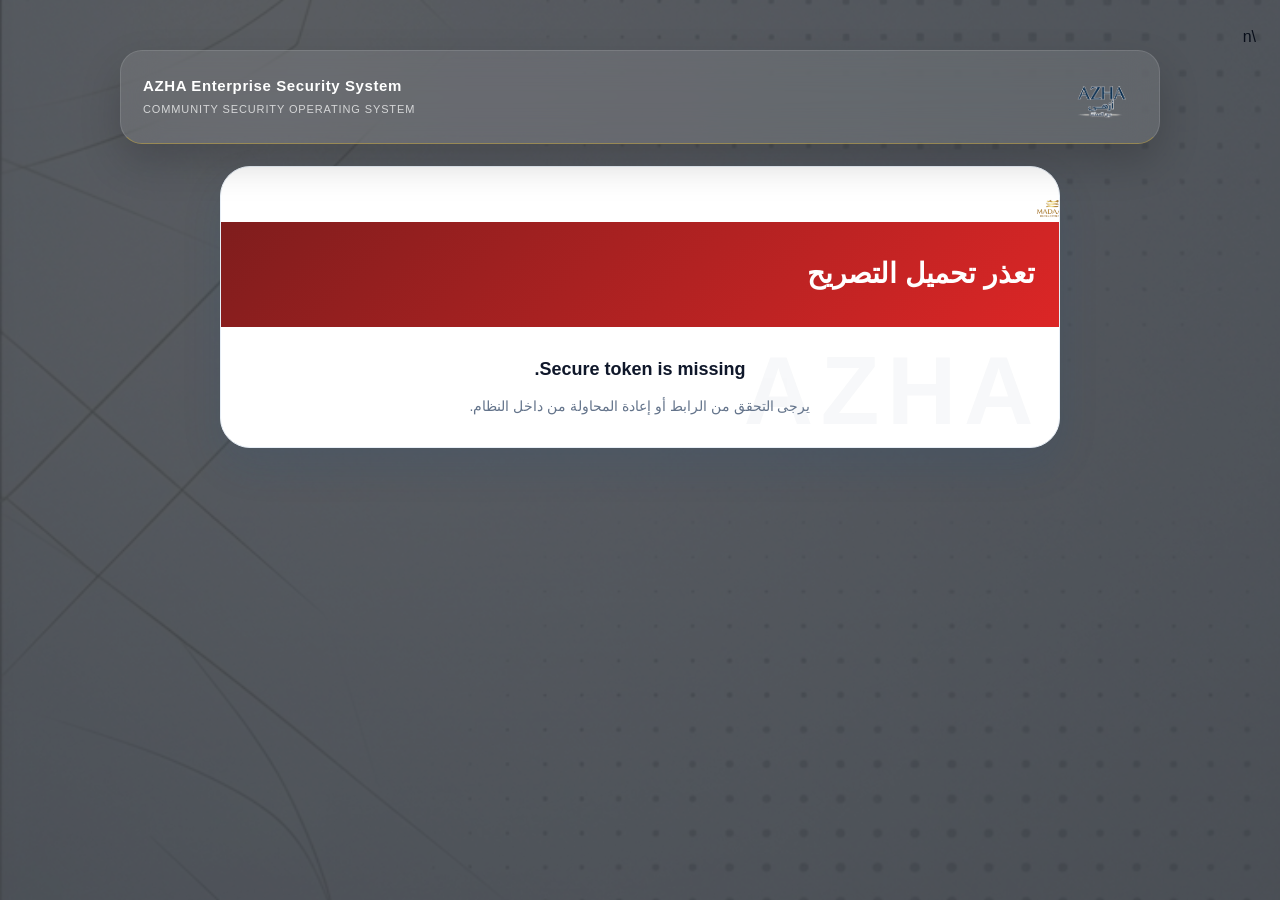
<file: PAGES/index.html>
<!DOCTYPE html>
<html lang="ar" dir="rtl">
<head>
<meta charset="UTF-8" />
<meta name="viewport" content="width=device-width, initial-scale=1.0" />
<title>Azha Permit Verification</title>
<link rel="stylesheet" href="../STYLES/main.css">
<style>
:root{
  --blue1:#082d4b;
  --blue2:#0f4c81;
  --blue3:#1977b5;
  --text:#0f172a;
  --muted:#64748b;
  --line:#e7eef6;
  --soft:#edf4fb;
  --shadow:0 18px 40px rgba(15,76,129,.12);
}
*{box-sizing:border-box}
body{
  font-family:Arial,sans-serif;
  margin:0;
  padding:24px;
  background-image:url('../ASSETS/bg-light.png');
  background-size:cover;
  background-position:center;
  background-attachment:fixed;
  direction:rtl;
  color:var(--text);
  position:relative;
  min-height:100vh;
}
body::before{
  content:"";
  position:fixed;
  inset:0;
  background:rgba(5,10,18,0.65);
  z-index:0;
  pointer-events:none;
}
.azha-brand-header{
  position:sticky;
  top:0;
  z-index:10;
  width:100%;
  max-width:1040px;
  margin:0 auto 22px;
  display:flex;
  align-items:center;
  justify-content:space-between;
  gap:16px;
  padding:14px 22px;
  background:rgba(255,255,255,0.10);
  backdrop-filter:blur(18px);
  -webkit-backdrop-filter:blur(18px);
  border:1px solid rgba(255,255,255,0.12);
  border-bottom:1px solid rgba(212,175,55,0.45);
  border-radius:22px;
  box-shadow:0 18px 40px rgba(0,0,0,0.18);
}
.azha-brand-header img{
  height:40px;
  width:auto;
  object-fit:contain;
  display:block;
}
.azha-brand-title{
  display:flex;
  flex-direction:column;
  align-items:flex-end;
  gap:3px;
  color:#fff;
  text-align:right;
}
.azha-brand-title strong{
  font-size:15px;
  font-weight:800;
  letter-spacing:.04em;
}
.azha-brand-title span{
  font-size:11px;
  color:rgba(255,255,255,.72);
  letter-spacing:.08em;
  text-transform:uppercase;
}
#app{
  position:relative;
  z-index:1;
}
.shell{max-width:1040px;margin:auto}
.card{
  position:relative;
  background:#fff;
  border-radius:32px;
  overflow:hidden;
  box-shadow:var(--shadow);
  border:1px solid var(--line);
}
.madaar-card-logo{
  position:absolute;
  top:16px;
  left:18px;
  height:22px;
  width:auto;
  object-fit:contain;
  opacity:.7;
  z-index:4;
  pointer-events:none;
}
.watermark{
  position:absolute;
  inset:auto 0 100px 0;
  text-align:center;
  font-size:88px;
  font-weight:800;
  color:rgba(15,76,129,.04);
  transform:rotate(-15deg);
  pointer-events:none;
}
.card::after,
.loading-card::after,
.error-card::after{
  content:"AZHA";
  position:absolute;
  inset:auto 18px 8px auto;
  font-size:96px;
  line-height:1;
  font-weight:900;
  letter-spacing:.08em;
  color:#0b3558;
  opacity:.03;
  z-index:0;
  pointer-events:none;
}
.card > *,
.loading-card > *,
.error-card > *{
  position:relative;
  z-index:1;
}
.header{
  position:relative;
  overflow:hidden;
  background:
    radial-gradient(circle at top right, rgba(255,255,255,.16), transparent 26%),
    linear-gradient(135deg,var(--blue1),var(--blue2) 60%, var(--blue3));
  color:#fff;
  padding:32px 30px 24px;
}
.badge-top{
  display:inline-block;
  padding:8px 14px;
  background:rgba(255,255,255,.12);
  border-radius:999px;
  font-size:13px;
  margin-bottom:12px;
  border:1px solid rgba(255,255,255,.14);
}
.header h1{margin:0;font-size:30px}
.sub{margin-top:8px;font-size:15px;opacity:.97;line-height:1.7}
.scan-line{
  height:3px;
  background:linear-gradient(90deg,transparent,#22c55e,transparent);
  animation:scan 2s linear infinite;
}
@keyframes scan{
  0%{transform:translateX(-100%)}
  100%{transform:translateX(100%)}
}
.validity{
  margin:20px;
  border-radius:22px;
  padding:22px 18px;
  text-align:center;
  font-weight:800;
  font-size:28px;
}
.valid{background:#eaf8ee;color:#166534}
.warning{background:#fff8e6;color:#92400e}
.invalid,.not_found{background:#fdecec;color:#b91c1c}
.note-box{
  margin:0 20px 18px;
  background:#f8fafc;
  border:1px solid #eef2f7;
  border-radius:18px;
  padding:14px 16px;
  text-align:center;
  font-size:14px;
  color:#475569;
  line-height:1.8;
  font-weight:700;
}
.badges{
  display:flex;
  gap:8px;
  flex-wrap:wrap;
  padding:0 20px 15px;
  justify-content:center;
}
.badge{
  background:#f1f5f9;
  padding:8px 12px;
  border-radius:999px;
  font-size:12px;
  font-weight:700;
}
.grid{
  display:grid;
  grid-template-columns:1fr 1fr;
  gap:16px;
  padding:20px;
}
.item{
  background:#f8fafc;
  border-radius:18px;
  padding:16px;
  border:1px solid #eef2f7;
}
.label{
  font-size:13px;
  color:#6b7280;
  margin-bottom:6px;
  font-weight:700;
}
.value{
  font-size:20px;
  font-weight:800;
  word-break:break-word;
}
.meta{
  display:flex;
  gap:10px;
  justify-content:center;
  flex-wrap:wrap;
  padding-bottom:10px;
}
.meta-pill{
  background:#f8fafc;
  border:1px solid #eef2f7;
  padding:8px 14px;
  border-radius:999px;
  font-size:12px;
  font-weight:700;
}
.actions{
  display:flex;
  gap:10px;
  padding:20px;
  flex-wrap:wrap;
}
.btn{
  flex:1;
  min-width:150px;
  padding:14px;
  border-radius:16px;
  border:none;
  cursor:pointer;
  font-weight:800;
  transition:.15s;
}
.btn:hover{transform:translateY(-2px)}
.primary{background:linear-gradient(135deg,#0b3558,#0f4c81);color:#fff}
.light{background:#edf4fb;color:#0f4c81}
.soft{background:#f8fafc;color:#334155;border:1px solid #e2e8f0}
.time{
  text-align:center;
  padding:0 20px 20px;
  font-size:13px;
  color:#64748b;
}
.error-wrap{max-width:840px;margin:auto}
.error-card{
  position:relative;
  background:#fff;
  border-radius:30px;
  overflow:hidden;
  box-shadow:var(--shadow);
  border:1px solid var(--line);
}
.error-head{background:linear-gradient(135deg,#7f1d1d,#dc2626);color:#fff;padding:30px 24px}
.error-head h1{margin:0;font-size:28px}
.error-body{padding:28px 24px;text-align:center}
.error-msg{font-size:18px;font-weight:800;margin-bottom:10px}
.error-sub{color:#64748b;line-height:1.8;font-size:14px}
.loading-wrap{
  max-width:840px;
  margin:auto;
}
.loading-card{
  position:relative;
  background:#fff;
  border-radius:30px;
  overflow:hidden;
  box-shadow:var(--shadow);
  border:1px solid var(--line);
  text-align:center;
  padding:46px 24px;
}
.loading-title{
  font-size:22px;
  font-weight:800;
  color:#0f4c81;
}
.loading-sub{
  margin-top:10px;
  color:#64748b;
  line-height:1.8;
}
@media(max-width:700px){
  body{padding:16px}
  .azha-brand-header{
    padding:12px 14px;
    margin-bottom:16px;
  }
  .azha-brand-header img{height:34px}
  .azha-brand-title strong{font-size:12px}
  .azha-brand-title span{font-size:9px}
  .grid{grid-template-columns:1fr}
  .header h1{font-size:25px}
  .validity{font-size:24px}
  .card::after,
  .loading-card::after,
  .error-card::after{
    font-size:62px;
  }
}
</style>

<link rel="manifest" href="/manifest.webmanifest">
<meta name="theme-color" content="#0f4c81">
<meta name="mobile-web-app-capable" content="yes">
<meta name="apple-mobile-web-app-capable" content="yes">
<meta name="apple-mobile-web-app-title" content="AZHA Scanner">
<meta name="apple-mobile-web-app-status-bar-style" content="black-translucent">
<script>
if ("serviceWorker" in navigator) {
  window.addEventListener("load", function () {
    navigator.serviceWorker.register("/sw.js").catch(function(){});
  });
}
</script>


<style id="azha-permit-mobile-app-result">
@media(max-width:760px){
  body{
    padding:10px!important;
    background:#061827!important;
    min-height:100vh!important;
  }

  body.azha-permit-app-mode .azha-brand-header,
  body.azha-permit-app-mode header,
  body.azha-permit-app-mode .hero,
  body.azha-permit-app-mode .actions,
  body.azha-permit-app-mode .footer-note{
    display:none!important;
  }

  body.azha-permit-app-mode .wrap,
  body.azha-permit-app-mode .container,
  body.azha-permit-app-mode main,
  body.azha-permit-app-mode #app{
    max-width:100%!important;
    width:100%!important;
    margin:0!important;
  }

  body.azha-permit-app-mode .card,
  body.azha-permit-app-mode .permit-card,
  body.azha-permit-app-mode .section,
  body.azha-permit-app-mode .result-card{
    border-radius:26px!important;
    margin:0!important;
    box-shadow:0 24px 70px rgba(0,0,0,.24)!important;
  }

  body.azha-permit-app-mode table,
  body.azha-permit-app-mode .grid{
    font-size:13px!important;
  }

  body.azha-permit-app-mode .status-tag,
  body.azha-permit-app-mode .status-pill{
    font-size:18px!important;
    padding:14px!important;
    border-radius:18px!important;
    text-align:center!important;
    display:block!important;
    width:100%!important;
  }

  body.azha-permit-app-mode button,
  body.azha-permit-app-mode .btn{
    min-height:50px!important;
    border-radius:16px!important;
    font-size:14px!important;
  }
}
</style>
<script id="azha-permit-app-mode-controller">
(function(){
  const q = new URLSearchParams(location.search);
  if(q.get("app") === "1" || q.get("from") === "scanner"){
    document.addEventListener("DOMContentLoaded", function(){
      document.body.classList.add("azha-permit-app-mode");
      setTimeout(function(){ window.scrollTo({top:0, behavior:"instant"}); }, 250);
    });
  }
})();
</script>
\n
<style id="azha-final-real-logo-system">
  img[src*="azha-logo-final"]{
    width:auto!important;
    height:58px!important;
    object-fit:contain!important;
    background:transparent!important;
    filter:none!important;
  }

  img[src*="madaar-logo-final"]{
    width:auto!important;
    height:48px!important;
    object-fit:contain!important;
    background:transparent!important;
    filter:none!important;
    opacity:.95!important;
  }

  .azha-brand-header img[src*="azha-logo-final"]{
    height:64px!important;
    max-width:220px!important;
  }

  .logo-chip img[src*="azha-logo-final"],
  .logo-chip img[src*="madaar-logo-final"]{
    filter:none!important;
  }

  @media(max-width:760px){
    img[src*="azha-logo-final"]{
      height:44px!important;
    }

    img[src*="madaar-logo-final"]{
      height:36px!important;
    }

    .azha-brand-header img[src*="azha-logo-final"]{
      height:48px!important;
      max-width:170px!important;
    }
  }
</style>


<script id="azha-token-sanitizer">
(function(){
  const params = new URLSearchParams(location.search);
  const raw = params.get("token") || "";
  const match = raw.match(/AZHASEC-[A-Za-z0-9-]+/);
  if(match && raw !== match[0]){
    params.set("token", match[0]);
    history.replaceState(null, "", location.pathname + "?" + params.toString());
  }
})();
</script>

</head>
<body>

<header class="azha-brand-header">
  <img src="../ASSETS/azha-logo-final.png" alt="Azha Logo">
  <div class="azha-brand-title">
    <strong>AZHA Enterprise Security System</strong>
    <span>Community Security Operating System</span>
  </div>
</header>

<div id="app">
  <div class="loading-wrap">
    <div class="loading-card">
      <img class="madaar-card-logo" src="../ASSETS/madaar-logo-final.png" alt="Madaar Logo">
      <div class="loading-title">Loading Permit / جاري تحميل التصريح</div>
      <div class="loading-sub">Please wait while the system verifies secure token access.</div>
    </div>
  </div>
</div>

<script src="../JS/core/config.js"></script>
<script src="../JS/core/auth.js"></script>
<script src="../JS/api/client.js"></script>

<script>
(function(){
  "use strict";

  const params = new URLSearchParams(location.search);
  const secureToken = (params.get("token") || "").trim();
  const rawMode = (params.get("mode") || "security").toLowerCase();
  const pageMode = resolvePageMode(rawMode);

  const AzhaPermitService = {
    scanToken: function(token, mode){
      if (!window.AzhaApi || typeof AzhaApi.get !== "function") {
        return Promise.reject(new Error("API layer is not available"));
      }

      return AzhaApi.get({
        action: "scanToken",
        token: token,
        mode: mode,
        source: "permit_verification_page"
      });
    }
  };

  function resolvePageMode(mode){
    return mode === "preview" ? "preview" : "security";
  }

  function getSessionToken(){
    if (window.AzhaAuth && typeof AzhaAuth.getToken === "function") {
      return AzhaAuth.getToken();
    }
    return "";
  }

  function getRole(){
    if (window.AzhaAuth && typeof AzhaAuth.getRole === "function") {
      return AzhaAuth.getRole();
    }
    return "";
  }

  function escapeHtml(value){
    return String(value || "")
      .replace(/&/g,"&amp;")
      .replace(/</g,"&lt;")
      .replace(/>/g,"&gt;")
      .replace(/"/g,"&quot;")
      .replace(/'/g,"&#039;");
  }

  function normalizeArabic(value){
    return String(value || "")
      .trim()
      .toLowerCase()
      .replace(/\s+/g, " ")
      .replace(/[أإآ]/g, "ا")
      .replace(/ة/g, "ه")
      .replace(/ى/g, "ي");
  }

  function isUnpaid(value){
    const v = normalizeArabic(value);
    return v.includes("لم يتم الدفع") || v.includes("غير مدفوع") || v.includes("غير مسدد");
  }

  function isLastValidDay(value){
    return normalizeArabic(value).includes("اخر يوم ساري");
  }

  function isStartsTomorrow(value){
    return normalizeArabic(value).includes("يبدا غدا");
  }

  function isNotStarted(value){
    return normalizeArabic(value).includes("لم يبدا");
  }

  function safeCssClass(value){
    const v = String(value || "").toLowerCase();
    if (v === "valid" || v === "warning" || v === "invalid" || v === "not_found") return v;
    return "invalid";
  }

  function playSound(type){
    try{
      const ctx = new (window.AudioContext || window.webkitAudioContext)();
      const osc = ctx.createOscillator();
      const gain = ctx.createGain();

      osc.connect(gain);
      gain.connect(ctx.destination);

      if(type === "valid") osc.frequency.value = 900;
      else if(type === "warning") osc.frequency.value = 600;
      else osc.frequency.value = 300;

      gain.gain.setValueAtTime(.001, ctx.currentTime);
      gain.gain.exponentialRampToValueAtTime(.08, ctx.currentTime + .01);
      gain.gain.exponentialRampToValueAtTime(.001, ctx.currentTime + .25);

      osc.start();
      osc.stop(ctx.currentTime + .25);
    }catch(e){}
  }

  function renderError(message){
    document.getElementById("app").innerHTML = `
      <div class="error-wrap">
        <div class="error-card">
          <img class="madaar-card-logo" src="../ASSETS/madaar-logo-final.png" alt="Madaar Logo">
          <div class="error-head">
            <h1>تعذر تحميل التصريح</h1>
          </div>
          <div class="error-body">
            <div class="error-msg">${escapeHtml(message || "التصريح غير صالح")}</div>
            <div class="error-sub">يرجى التحقق من الرابط أو إعادة المحاولة من داخل النظام.</div>
          </div>
        </div>
      </div>
    `;
  }

  function renderUnauthorized(){
    renderError("هذه الصفحة متاحة من داخل النظام فقط");
  }

  function buildBadges(d){
    let badges = "";
    if(isUnpaid(d.paymentArabic)){
      badges += `<div class="badge">Payment Review</div>`;
    }
    if(isLastValidDay(d.statusArabic)){
      badges += `<div class="badge">Last Valid Day</div>`;
    }
    if(isStartsTomorrow(d.statusArabic)){
      badges += `<div class="badge">Starts Tomorrow</div>`;
    }
    if(isNotStarted(d.statusArabic)){
      badges += `<div class="badge">Not Started Yet</div>`;
    }
    return badges;
  }

  function loadPermit(){
    if(!secureToken){
      renderError("Secure token is missing.");
      return;
    }

    if(!getSessionToken()){
      renderUnauthorized();
      return;
    }

    AzhaPermitService.scanToken(secureToken, pageMode)
      .then(res => {
        if(!res || !res.success || !res.data){
          renderError((res && res.message) || "التصريح غير صالح");
          return;
        }

        renderPermit(res.data);
      })
      .catch(() => {
        renderError("حدث خطأ أثناء تحميل بيانات التصريح");
      });
  }

  function renderPermit(d){
    playSound(d.validityClass);

    const badges = buildBadges(d);
    const validityClass = safeCssClass(d.validityClass);

    document.getElementById("app").innerHTML = `
      <div class="shell">
        <div class="card">
          <img class="madaar-card-logo" src="../ASSETS/madaar-logo-final.png" alt="Madaar Logo">
          <div class="watermark">AZHA</div>

          <div class="header">
            <div class="badge-top">Secure Token Verification / التحقق بالرمز الآمن</div>
            <h1>Security Permit View</h1>
            <div class="sub">Permit ID / رقم التصريح: ${escapeHtml(d.permitId || "-")}</div>
          </div>

          <div class="scan-line"></div>

          <div class="validity ${escapeHtml(validityClass)}">
            ${escapeHtml(d.validityText)}
          </div>

          <div class="note-box">
            ${escapeHtml(d.validityNote || "يُسمح بالمرور بعد مطابقة البيانات.")}
          </div>

          <div class="badges">${badges}</div>

          <div class="grid">
            <div class="item">
              <div class="label">Tenant / المستأجر</div>
              <div class="value">${escapeHtml(d.tenant || "-")}</div>
            </div>

            <div class="item">
              <div class="label">Unit / الوحدة</div>
              <div class="value">${escapeHtml(d.unit || "-")}</div>
            </div>

            <div class="item">
              <div class="label">Start Date / البداية</div>
              <div class="value">${escapeHtml(d.startDate || "-")}</div>
            </div>

            <div class="item">
              <div class="label">End Date / النهاية</div>
              <div class="value">${escapeHtml(d.endDate || "-")}</div>
            </div>

            <div class="item">
              <div class="label">Guests Count / عدد الأفراد</div>
              <div class="value">${escapeHtml(d.tenantCount || "-")}</div>
            </div>

            <div class="item">
              <div class="label">Car Plate / السيارة</div>
              <div class="value">${escapeHtml(d.carPlate || "-")}</div>
            </div>

            <div class="item">
              <div class="label">Payment / السداد</div>
              <div class="value">${escapeHtml(d.paymentArabic || "-")}</div>
            </div>

            <div class="item">
              <div class="label">Status / الحالة</div>
              <div class="value">${escapeHtml(d.statusArabic || "-")}</div>
            </div>
          </div>

          <div class="meta">
            <div class="meta-pill">${pageMode === "preview" ? "Preview Mode" : "Secure Verification"}</div>
            <div class="meta-pill">${escapeHtml(d.statusArabic || "-")}</div>
            <div class="meta-pill">${escapeHtml(d.paymentArabic || "-")}</div>
          </div>

          <div class="actions">
            <button class="btn primary" onclick="location.reload()">Refresh / تحديث</button>
            <button class="btn light" onclick="openClientCard('${escapeHtml(d.clientUrl || "")}')">Client Card</button>
            <button class="btn soft" onclick="goBack()">Back / رجوع</button>
          </div>

          <div class="time">
            Last Update / آخر تحديث: ${escapeHtml(new Date().toLocaleString())}
          </div>
        </div>
      </div>
    `;
  }

  window.openClientCard = function(url){
    if(!url) return;
    window.open(url, "_blank", "noopener,noreferrer");
  };

  window.goBack = function(){
    if(document.referrer){
      history.back();
      return;
    }

    const role = getRole();
    const routes = (window.AZHA_CONFIG && AZHA_CONFIG.ROUTES) || {};
    const dashboardRoute = routes.dashboard || "/dashboard";
    const gateRoute = routes.gate || "/gate";

    location.href = (role === "admin" || role === "supervisor" || role === "viewer") ? dashboardRoute : gateRoute;
  };

  loadPermit();
})();
</script>





<script id="azha-optional-security-verification-panel-final">
(function(){
  function params(){return new URLSearchParams(location.search);}
  function esc(v){return String(v||"").replace(/&/g,"&amp;").replace(/</g,"&lt;").replace(/>/g,"&gt;").replace(/"/g,"&quot;").replace(/'/g,"&#039;");}
  function apiBase(){return (window.AZHA_CONFIG && (window.AZHA_CONFIG.API_BASE || (window.AZHA_CONFIG.API && window.AZHA_CONFIG.API.BASE_URL))) || "https://azha-backend-production.up.railway.app/api";}
  function splitNames(d){
    const raw=d.tenantsNames||d.tenantNames||d.guestsNames||d.guests||d.tenant||"";
    return String(raw)
      .split(/\\s*\\/\\s*|\\s+-\\s+|[-–—•]+|[,،\\n]+/g)
      .map(s=>s.trim())
      .filter(Boolean);
  }

  function build(d){
    if(document.getElementById("azhaSecurityVerificationPanel")) return;
    const names=splitNames(d);
    if(!names.length) return;

    const target=document.querySelector("#app .card")||document.querySelector(".card")||document.querySelector(".permit-card")||document.querySelector("#app")||document.body;

    const btn=document.createElement("button");
    btn.type="button";
    btn.className="verification-toggle-btn";
    btn.textContent="Show Identity Verification";

    const panel=document.createElement("section");
    panel.id="azhaSecurityVerificationPanel";
    panel.className="scanner-verification-panel verification-hidden";
    panel.innerHTML=
      '<div class="svp-head"><div><div class="svp-title">Identity Verification</div><div class="svp-sub">يرجى إبراز بطاقة الهوية أو جواز السفر لجميع الأسماء التالية</div></div><div class="svp-count" id="svpCounter">0 / '+names.length+'</div></div>'+
      '<div class="svp-meta"><div><b>Unit</b><span>'+esc(d.unit||"-")+'</span></div><div><b>Guests</b><span>'+esc(d.tenantCount||names.length)+'</span></div></div>'+
      '<div class="svp-list">'+names.map((n,i)=>'<button type="button" class="svp-row"><span class="svp-check">☐</span><span class="svp-name">'+(i+1)+'. '+esc(n)+'</span></button>').join("")+'</div>'+
      '<button type="button" class="svp-complete" id="svpComplete">Save Present Guests</button>';

    target.appendChild(btn);
    target.appendChild(panel);

    btn.addEventListener("click",function(){
      panel.classList.toggle("verification-hidden");
      btn.textContent=panel.classList.contains("verification-hidden")?"Show Identity Verification":"Hide Identity Verification";
      if(!panel.classList.contains("verification-hidden")) panel.scrollIntoView({behavior:"smooth",block:"start"});
    });

    const rows=Array.from(panel.querySelectorAll(".svp-row"));
    const counter=panel.querySelector("#svpCounter");
    const complete=panel.querySelector("#svpComplete");

    function update(){
      const checked=panel.querySelectorAll(".svp-row.checked").length;
      counter.textContent=checked+" / "+rows.length;
      counter.classList.toggle("done",checked===rows.length);
    }

    rows.forEach(row=>{
      row.addEventListener("click",function(){
        row.classList.toggle("checked");
        row.querySelector(".svp-check").textContent=row.classList.contains("checked")?"☑":"☐";
        update();
      });
    });

    complete.addEventListener("click",function(){
      const checked=panel.querySelectorAll(".svp-row.checked").length;
      if(checked === 0){alert("يرجى تحديد شخص واحد على الأقل");return;}
      complete.textContent="Present Guests Saved ✓";
      complete.classList.add("done");
    });
  }

  async function load(){
    const q=params();
    if(!(q.get("from")==="scanner" || q.get("app")==="1")) return;
    const token=q.get("token");
    if(!token) return;

    try{
      const qs=new URLSearchParams({action:"getClientPermit",token:token,_t:Date.now()});
      const res=await fetch(apiBase()+"?"+qs.toString(),{method:"GET",cache:"no-store"});
      const json=await res.json();
      if(json&&json.success&&json.data) build(json.data);
    }catch(e){}
  }

  document.addEventListener("DOMContentLoaded",function(){
    setTimeout(load,500);
    setTimeout(load,1400);
    setTimeout(load,2400);
  });
})();
</script>

<style id="azha-optional-security-verification-panel-style-final">
.verification-hidden{display:none!important}
.verification-toggle-btn{width:calc(100% - 20px);margin:12px 10px;min-height:50px;border:none;border-radius:16px;background:#0f4c81;color:#fff;font-size:14px;font-weight:900;box-shadow:0 14px 35px rgba(15,76,129,.18)}
.scanner-verification-panel{margin:14px 10px 18px;padding:14px;border-radius:22px;background:#fff8e6;border:1px solid #facc15;box-shadow:0 18px 45px rgba(0,0,0,.10)}
.svp-head{display:flex;justify-content:space-between;gap:10px;align-items:flex-start;margin-bottom:12px}
.svp-title{font-size:17px;font-weight:900;color:#0f172a}
.svp-sub{font-size:12px;color:#92400e;line-height:1.7;font-weight:800;margin-top:4px}
.svp-count{min-width:64px;text-align:center;padding:8px 10px;border-radius:999px;background:#0f4c81;color:#fff;font-weight:900}
.svp-count.done{background:#16a34a}
.svp-meta{display:grid;grid-template-columns:1fr 1fr;gap:8px;margin-bottom:10px}
.svp-meta div{background:#fff;border:1px solid #f2dfab;border-radius:14px;padding:9px}
.svp-meta b{display:block;font-size:11px;color:#64748b;margin-bottom:4px}
.svp-meta span{font-size:14px;font-weight:900;color:#0f172a}
.svp-list{display:grid;gap:8px}
.svp-row{width:100%;border:none;display:flex;align-items:center;gap:10px;text-align:right;direction:rtl;background:#fff;border:1px solid #f2dfab;border-radius:15px;padding:12px;font-weight:900;color:#0f172a}
.svp-row.checked{background:#eaf8ee;border-color:#86efac;color:#166534}
.svp-check{font-size:22px;min-width:28px}
.svp-name{flex:1;line-height:1.5}
.svp-complete{width:100%;margin-top:12px;min-height:50px;border:none;border-radius:16px;background:#0f4c81;color:#fff;font-weight:900;font-size:14px}
.svp-complete.done{background:#16a34a}
</style>


<script id="azha-present-guests-tracking-final">
(function(){
  function tokenKey(){
    const q = new URLSearchParams(location.search);
    return "azha-present-guests-" + (q.get("token") || "unknown");
  }

  function nowText(){
    const d = new Date();
    return d.toLocaleTimeString([], {hour:"2-digit", minute:"2-digit"});
  }

  function getState(){
    try { return JSON.parse(localStorage.getItem(tokenKey()) || "{}"); }
    catch(e){ return {}; }
  }

  function setState(state){
    localStorage.setItem(tokenKey(), JSON.stringify(state || {}));
  }

  function enhancePresence(){
    const panel =
      document.getElementById("azhaSecurityVerificationPanel") ||
      document.querySelector(".scanner-verification-panel") ||
      document.querySelector(".identity-check-section");

    if(!panel || panel.dataset.presenceTracking === "1") return;

    const rows = Array.from(panel.querySelectorAll(".svp-row, .identity-person-row"));
    if(!rows.length) return;

    panel.dataset.presenceTracking = "1";

    const state = getState();

    rows.forEach(function(row){
      const nameEl = row.querySelector(".svp-name") || row.querySelector("span:last-child");
      if(!nameEl) return;

      const rawName = nameEl.textContent.trim();
      const cleanName = rawName.replace(/^\d+\.\s*/, "").trim();

      let status = row.querySelector(".presence-status");
      if(!status){
        status = document.createElement("small");
        status.className = "presence-status";
        row.appendChild(status);
      }

      function render(){
        if(state[cleanName]){
          row.classList.add("checked");
          const check = row.querySelector(".svp-check,.check-box");
          if(check) check.textContent = "☑";
          status.textContent = "دخل " + state[cleanName];
        }else{
          row.classList.remove("checked");
          const check = row.querySelector(".svp-check,.check-box");
          if(check) check.textContent = "☐";
          status.textContent = "لم تصل بعد";
        }
      }

      row.addEventListener("click", function(){
        if(state[cleanName]){
          delete state[cleanName];
        }else{
          state[cleanName] = nowText();
        }
        setState(state);
        render();
        updateSummary();
      });

      render();
    });

    const summary = document.createElement("div");
    summary.className = "presence-summary";
    panel.insertBefore(summary, panel.firstChild);

    function updateSummary(){
      const total = rows.length;
      const present = Object.keys(getState()).length;
      summary.textContent = "Present Guests: " + present + " / " + total;
      summary.classList.toggle("done", present > 0);
    }

    const complete =
      panel.querySelector(".svp-complete") ||
      panel.querySelector(".identity-complete-btn");

    if(complete){
      complete.textContent = "Save Present Guests";
      complete.onclick = function(e){
        e.preventDefault();
        const present = Object.keys(getState()).length;
        if(present === 0){
          alert("يرجى تحديد شخص واحد على الأقل");
          return false;
        }
        complete.textContent = "Present Guests Saved ✓";
        complete.classList.add("done");
        return false;
      };
    }

    updateSummary();
  }

  document.addEventListener("DOMContentLoaded", function(){
    setTimeout(enhancePresence, 600);
    setTimeout(enhancePresence, 1400);
    setTimeout(enhancePresence, 2600);
  });
})();
</script>

<style id="azha-present-guests-tracking-style-final">
.presence-summary{
  margin-bottom:12px;
  padding:10px 12px;
  border-radius:14px;
  background:#0f4c81;
  color:#fff;
  text-align:center;
  font-weight:900;
}

.presence-summary.done{
  background:#16a34a;
}

.presence-status{
  display:block;
  margin-top:4px;
  font-size:11px;
  color:#64748b;
  font-weight:900;
}

.svp-row.checked .presence-status,
.identity-person-row.checked .presence-status{
  color:#166534;
}
</style>


<script id="azha-permit-validity-hard-lock">
(function(){
  function ymd(v){
    const m = String(v || "").match(/(\d{4})-(\d{2})-(\d{2})/);
    return m ? m[1]+"-"+m[2]+"-"+m[3] : "";
  }

  function today(){
    const d = new Date();
    return d.getFullYear()+"-"+String(d.getMonth()+1).padStart(2,"0")+"-"+String(d.getDate()).padStart(2,"0");
  }

  function compute(start,end){
    const s = ymd(start), e = ymd(end), t = today();
    if(!s || !e) return null;
    if(t > e) return {ar:"التصريح منتهي", en:"Permit expired", cls:"invalid"};
    if(t < s) return {ar:"لم يبدأ بعد", en:"Not started yet", cls:"warning"};
    if(t === e) return {ar:"آخر يوم ساري", en:"Last valid day", cls:"warning"};
    return {ar:"صالح للدخول", en:"Valid for entry", cls:"valid"};
  }

  function splitNames(raw){
    return String(raw || "")
      .split(/\s*\/\s*|\s+-\s+|[-–—•]+|[,،\n]+/g)
      .map(x=>x.trim())
      .filter(Boolean);
  }

  function apply(){
    const txt = document.body.innerText || "";
    const dates = Array.from(txt.matchAll(/\d{4}-\d{2}-\d{2}/g)).map(x=>x[0]);
    if(dates.length < 2) return;

    const result = compute(dates[0], dates[1]);
    if(!result) return;

    const all = Array.from(document.querySelectorAll("*"));

    all.forEach(el=>{
      const t = (el.textContent || "").trim();
      if(["صالح للدخول","التصريح منتهي","Permit expired","Valid for entry","لم يبدأ بعد","آخر يوم ساري"].includes(t)){
        if(t.includes("Valid") || t.includes("expired") || t.includes("Not") || t.includes("Last")){
          el.textContent = result.en;
        }else{
          el.textContent = result.ar;
        }
      }
    });

    document.body.classList.remove("permit-valid","permit-warning","permit-invalid");
    document.body.classList.add("permit-" + result.cls);
  }

  document.addEventListener("DOMContentLoaded", function(){
    setTimeout(apply,300);
    setTimeout(apply,900);
    setTimeout(apply,1800);
  });
})();
</script>

<style id="azha-permit-validity-hard-lock-style">
body.permit-invalid .status-pill,
body.permit-invalid .status-tag{
  background:#fdecec!important;
  color:#b91c1c!important;
}
body.permit-warning .status-pill,
body.permit-warning .status-tag{
  background:#fff8e6!important;
  color:#92400e!important;
}
body.permit-valid .status-pill,
body.permit-valid .status-tag{
  background:#eaf8ee!important;
  color:#166534!important;
}
</style>


<script id="azha-security-permit-final-v3">
(function(){
  function q(){return new URLSearchParams(location.search);}
  function apiBase(){
    return (window.AZHA_CONFIG && (window.AZHA_CONFIG.API_BASE || (window.AZHA_CONFIG.API && window.AZHA_CONFIG.API.BASE_URL))) ||
      "https://azha-backend-production.up.railway.app/api";
  }
  function esc(v){
    return String(v||"").replace(/&/g,"&amp;").replace(/</g,"&lt;").replace(/>/g,"&gt;").replace(/"/g,"&quot;").replace(/'/g,"&#039;");
  }
  function splitNames(raw){
    return String(raw||"")
      .split(/\s*\/\s*|\s+-\s+|[-–—•]+|[,،\n]+/g)
      .map(x=>x.trim())
      .filter(Boolean);
  }
  function ymd(v){
    const m = String(v||"").match(/(\d{4})-(\d{2})-(\d{2})/);
    return m ? m[1]+"-"+m[2]+"-"+m[3] : "";
  }
  function compute(d){
    const s = ymd(d.startDate);
    const e = ymd(d.endDate);
    const now = new Date();
    const t = now.getFullYear()+"-"+String(now.getMonth()+1).padStart(2,"0")+"-"+String(now.getDate()).padStart(2,"0");

    if(s && e){
      if(t > e) return {cls:"invalid", ar:"التصريح منتهي", en:"Permit expired"};
      if(t < s) return {cls:"warning", ar:"لم يبدأ بعد", en:"Not started yet"};
      if(t === e) return {cls:"warning", ar:"آخر يوم ساري", en:"Last valid day"};
      return {cls:"valid", ar:"صالح للدخول", en:"Valid for entry"};
    }

    const cls = String(d.validityClass || "").toLowerCase();
    if(cls === "valid") return {cls:"valid", ar:d.validityText||"صالح للدخول", en:"Valid for entry"};
    if(cls === "warning") return {cls:"warning", ar:d.validityText||"تحذير", en:"Warning"};
    return {cls:"invalid", ar:d.validityText||"التصريح غير صالح", en:"Invalid permit"};
  }

  function cleanOld(){
    document.querySelectorAll(".verification-toggle-btn,#azhaSecurityVerificationPanel,#scannerVerificationPanel").forEach(x=>x.remove());
  }

  function updateVisibleStatus(result){
    document.body.classList.remove("permit-valid","permit-warning","permit-invalid");
    document.body.classList.add("permit-" + result.cls);

    Array.from(document.querySelectorAll("*")).forEach(el=>{
      const t = (el.textContent || "").trim();
      if(["صالح للدخول","التصريح منتهي","Permit expired","Valid for entry","لم يبدأ بعد","آخر يوم ساري","Not started yet","Last valid day"].includes(t)){
        if(/[A-Za-z]/.test(t)) el.textContent = result.en;
        else el.textContent = result.ar;
      }
    });
  }

  function buildSecurityPanel(d){
    cleanOld();

    const result = compute(d);
    updateVisibleStatus(result);

    const names = splitNames(d.tenantsNames || d.tenantNames || d.guestsNames || d.guests || d.tenant || "");
    const target = document.querySelector(".card") || document.querySelector(".permit-card") || document.querySelector("#app") || document.body;

    const banner = document.createElement("section");
    banner.id = "azhaSecurityDecisionBanner";
    banner.className = "security-decision-banner " + result.cls;
    banner.innerHTML =
      "<div class='sdb-status'>" + esc(result.ar) + "</div>" +
      "<div class='sdb-meta'>Unit: " + esc(d.unit || "-") + " • Guests: " + esc(d.tenantCount || names.length || "-") + "</div>" +
      "<div class='sdb-note'>يرجى إبراز بطاقة الهوية أو جواز السفر للتحقق من الأسماء.</div>";

    if(!document.getElementById("azhaSecurityDecisionBanner")){
      target.insertAdjacentElement("afterbegin", banner);
    }

    if(!names.length) return;

    const btn = document.createElement("button");
    btn.type = "button";
    btn.className = "verification-toggle-btn";
    btn.textContent = "Show Identity Verification";

    const panel = document.createElement("section");
    panel.id = "azhaSecurityVerificationPanel";
    panel.className = "scanner-verification-panel verification-hidden";

    panel.innerHTML =
      "<div class='presence-summary'>Present Guests: 0 / " + names.length + "</div>" +
      "<div class='svp-head'><div><div class='svp-title'>Identity Verification</div><div class='svp-sub'>يرجى تحديد الأشخاص الموجودين فعليًا أمام الأمن فقط</div></div></div>" +
      "<div class='svp-list'>" + names.map((n,i)=>
        "<button type='button' class='svp-row'><span class='svp-check'>☐</span><span class='svp-name'>" + (i+1) + ". " + esc(n) + "</span><small class='presence-status'>لم تصل بعد</small></button>"
      ).join("") + "</div>" +
      "<button type='button' class='svp-complete'>Save Present Guests</button>";

    target.appendChild(btn);
    target.appendChild(panel);

    btn.addEventListener("click",function(){
      panel.classList.toggle("verification-hidden");
      btn.textContent = panel.classList.contains("verification-hidden") ? "Show Identity Verification" : "Hide Identity Verification";
      if(!panel.classList.contains("verification-hidden")) panel.scrollIntoView({behavior:"smooth",block:"start"});
    });

    const rows = Array.from(panel.querySelectorAll(".svp-row"));
    const summary = panel.querySelector(".presence-summary");

    function update(){
      const checked = panel.querySelectorAll(".svp-row.checked").length;
      summary.textContent = "Present Guests: " + checked + " / " + rows.length;
      summary.classList.toggle("done", checked > 0);
    }

    rows.forEach(row=>{
      row.addEventListener("click",function(){
        row.classList.toggle("checked");
        row.querySelector(".svp-check").textContent = row.classList.contains("checked") ? "☑" : "☐";
        row.querySelector(".presence-status").textContent = row.classList.contains("checked")
          ? "دخل " + new Date().toLocaleTimeString([], {hour:"2-digit", minute:"2-digit"})
          : "لم تصل بعد";
        update();
      });
    });

    panel.querySelector(".svp-complete").addEventListener("click",function(){
      const checked = panel.querySelectorAll(".svp-row.checked").length;
      if(checked === 0){
        alert("يرجى تحديد شخص واحد على الأقل");
        return;
      }
      this.textContent = "Present Guests Saved ✓";
      this.classList.add("done");
    });
  }

  async function load(){
    const params = q();
    if(!(params.get("from")==="scanner" || params.get("mode")==="security" || params.get("app")==="1")) return;

    const token = params.get("token");
    if(!token) return;

    try{
      const qs = new URLSearchParams({action:"getClientPermit", token:token, _t:Date.now()});
      const res = await fetch(apiBase()+"?"+qs.toString(), {method:"GET", cache:"no-store"});
      const json = await res.json();
      if(json && json.success && json.data) buildSecurityPanel(json.data);
    }catch(e){}
  }

  document.addEventListener("DOMContentLoaded",function(){
    setTimeout(load,400);
    setTimeout(load,1200);
    setTimeout(load,2200);
  });
})();
</script>

<style id="azha-security-permit-final-v3-style">
.security-decision-banner{
  margin:10px;
  padding:16px;
  border-radius:20px;
  text-align:center;
  font-weight:900;
}
.security-decision-banner.valid{background:#eaf8ee;color:#166534}
.security-decision-banner.warning{background:#fff8e6;color:#92400e}
.security-decision-banner.invalid{background:#fdecec;color:#b91c1c}
.sdb-status{font-size:24px;margin-bottom:6px}
.sdb-meta{font-size:13px;color:#0f172a;margin-bottom:6px}
.sdb-note{font-size:13px;line-height:1.6}

body.permit-invalid .status-pill,
body.permit-invalid .status-tag,
body.permit-invalid .validity-note,
body.permit-invalid [class*="valid"],
body.permit-invalid [class*="status"]{
  background:#fdecec!important;
  color:#b91c1c!important;
}

body.permit-valid .status-pill,
body.permit-valid .status-tag{
  background:#eaf8ee!important;
  color:#166534!important;
}

body.permit-warning .status-pill,
body.permit-warning .status-tag{
  background:#fff8e6!important;
  color:#92400e!important;
}

.verification-hidden{display:none!important}
.verification-toggle-btn{
  width:calc(100% - 20px);
  margin:12px 10px;
  min-height:52px;
  border:none;
  border-radius:16px;
  background:#0f4c81;
  color:#fff;
  font-size:14px;
  font-weight:900;
}
.scanner-verification-panel{
  margin:14px 10px 18px;
  padding:14px;
  border-radius:22px;
  background:#fff8e6;
  border:1px solid #facc15;
}
.presence-summary{
  margin-bottom:12px;
  padding:10px 12px;
  border-radius:14px;
  background:#0f4c81;
  color:#fff;
  text-align:center;
  font-weight:900;
}
.presence-summary.done{background:#16a34a}
.svp-title{font-size:17px;font-weight:900;color:#0f172a}
.svp-sub{font-size:12px;color:#92400e;line-height:1.7;font-weight:800;margin:4px 0 12px}
.svp-list{display:grid;gap:8px}
.svp-row{
  width:100%;
  border:none;
  display:grid;
  grid-template-columns:auto 1fr;
  gap:8px 10px;
  text-align:right;
  direction:rtl;
  background:#fff;
  border:1px solid #f2dfab;
  border-radius:15px;
  padding:12px;
  font-weight:900;
  color:#0f172a;
}
.svp-row.checked{
  background:#eaf8ee;
  border-color:#86efac;
  color:#166534;
}
.svp-check{font-size:22px}
.presence-status{
  grid-column:2;
  font-size:11px;
  color:#64748b;
  font-weight:900;
}
.svp-complete{
  width:100%;
  margin-top:12px;
  min-height:50px;
  border:none;
  border-radius:16px;
  background:#0f4c81;
  color:#fff;
  font-weight:900;
}
.svp-complete.done{background:#16a34a}
</style>


<script id="azha-final-hard-override">
(function(){

  function ymd(v){
    const m = String(v||"").match(/(\d{4})-(\d{2})-(\d{2})/);
    return m ? m[1]+"-"+m[2]+"-"+m[3] : "";
  }

  function today(){
    const d = new Date();
    return d.getFullYear()+"-"+String(d.getMonth()+1).padStart(2,"0")+"-"+String(d.getDate()).padStart(2,"0");
  }

  function compute(start,end){
    const s = ymd(start);
    const e = ymd(end);
    const t = today();

    if(!s || !e) return null;

    if(t > e) return {cls:"invalid", ar:"التصريح منتهي", en:"Permit expired"};
    if(t < s) return {cls:"warning", ar:"لم يبدأ بعد", en:"Not started yet"};
    if(t === e) return {cls:"warning", ar:"آخر يوم ساري", en:"Last valid day"};
    return {cls:"valid", ar:"صالح للدخول", en:"Valid for entry"};
  }

  function apply(){

    // 🧠 نجيب التواريخ من الصفحة
    const txt = document.body.innerText || "";
    const dates = Array.from(txt.matchAll(/\d{4}-\d{2}-\d{2}/g)).map(x=>x[0]);

    if(dates.length < 2) return;

    const result = compute(dates[0], dates[1]);
    if(!result) return;

    // 🔥 امسح أي classes قديمة
    document.body.className = document.body.className
      .replace(/permit-valid|permit-warning|permit-invalid/g,"");

    document.body.classList.add("permit-" + result.cls);

    // 🔥 امسح أي لون غلط
    document.querySelectorAll("*").forEach(el=>{
      el.style.background = "";
      el.style.color = "";
    });

    // 🔥 عدل النصوص
    document.querySelectorAll("*").forEach(el=>{
      const t = (el.textContent || "").trim();

      if([
        "صالح للدخول",
        "التصريح منتهي",
        "Permit expired",
        "Valid for entry",
        "لم يبدأ بعد",
        "آخر يوم ساري"
      ].includes(t)){
        el.textContent = /[A-Za-z]/.test(t) ? result.en : result.ar;
      }
    });

  }

  // 🔥 نكرر override عشان نكسر أي script تاني
  setTimeout(apply,200);
  setTimeout(apply,800);
  setTimeout(apply,1600);
  setTimeout(apply,3000);

})();
</script>


<script id="azha-verification-stable-server-connected">
(function(){
  function q(){ return new URLSearchParams(location.search); }

  function apiBase(){
    return (window.AZHA_CONFIG && (window.AZHA_CONFIG.API_BASE || (window.AZHA_CONFIG.API && window.AZHA_CONFIG.API.BASE_URL))) ||
      "https://azha-backend-production.up.railway.app/api";
  }

  function presenceUrl(){
    return apiBase().replace(/\/api\/?$/, "/api/presence");
  }

  function esc(v){
    return String(v||"")
      .replace(/&/g,"&amp;")
      .replace(/</g,"&lt;")
      .replace(/>/g,"&gt;")
      .replace(/"/g,"&quot;")
      .replace(/'/g,"&#039;");
  }

  function splitNames(raw){
    return String(raw || "")
      .split(/\s*\/\s*|\s+-\s+|[-–—•]+|[,،\n]+/g)
      .map(x => x.trim())
      .filter(Boolean);
  }

  function getToken(){ return q().get("token") || ""; }

  function context(){
    return {
      token: getToken(),
      sessionToken: q().get("sessionToken") || localStorage.getItem("sessionToken") || "",
      securityUsername: localStorage.getItem("sessionUsername") || sessionStorage.getItem("sessionUsername") || "",
      gateName: localStorage.getItem("sessionGateName") || sessionStorage.getItem("sessionGateName") || ""
    };
  }

  async function fetchPermit(){
    const token = getToken();
    if(!token) return null;

    try{
      const qs = new URLSearchParams({ action:"getClientPermit", token, _t:Date.now() });
      const res = await fetch(apiBase() + "?" + qs.toString(), { cache:"no-store" });
      const json = await res.json();
      return json && json.success ? json.data : null;
    }catch(e){
      return null;
    }
  }

  async function fetchPresence(){
    const token = getToken();
    if(!token) return {};

    try{
      const res = await fetch(presenceUrl() + "?token=" + encodeURIComponent(token) + "&_t=" + Date.now(), { cache:"no-store" });
      const json = await res.json();
      const latest = {};
      if(json && json.success && Array.isArray(json.data)){
        json.data.forEach(x => {
          if(x.guestName) latest[x.guestName] = x;
        });
      }
      return latest;
    }catch(e){
      return {};
    }
  }

  async function postPresence(name, present, data){
    const ctx = context();

    try{
      await fetch(presenceUrl(), {
        method:"POST",
        headers:{ "Content-Type":"application/json" },
        body:JSON.stringify({
          token: ctx.token,
          permitId: data.permitId || "",
          unit: data.unit || "",
          guestName: name,
          present,
          sessionToken: ctx.sessionToken,
          securityUsername: ctx.securityUsername,
          gateName: ctx.gateName
        })
      });
    }catch(e){}
  }

  function removeDuplicates(){
    document.querySelectorAll("#azhaStableVerificationWrap").forEach((x,i)=>{ if(i>0) x.remove(); });
  }

  async function build(){
    if(!(q().get("from") === "scanner" || q().get("mode") === "security" || q().get("app") === "1")) return;

    removeDuplicates();
    if(document.getElementById("azhaStableVerificationWrap")) return;

    const data = await fetchPermit();
    if(!data) return;

    const names = splitNames(data.tenantsNames || data.tenantNames || data.guestsNames || data.guests || data.tenant || "");
    if(!names.length) return;

    const saved = await fetchPresence();

    const target =
      document.querySelector(".card") ||
      document.querySelector(".permit-card") ||
      document.querySelector("#app") ||
      document.body;

    const wrap = document.createElement("div");
    wrap.id = "azhaStableVerificationWrap";
    wrap.innerHTML = `
      <button type="button" class="azha-v-toggle">Show Identity Verification</button>

      <section class="azha-v-panel azha-v-hidden">
        <div class="azha-v-head">
          <div class="azha-v-title">Identity Verification</div>
          <div class="azha-v-sub">يرجى تحديد الأشخاص الموجودين فعليًا أمام الأمن فقط</div>
        </div>

        <div class="azha-v-summary">Present Guests: 0 / ${names.length}</div>

        <div class="azha-v-list">
          ${names.map((n,i)=>`
            <button type="button" class="azha-v-row" data-name="${esc(n)}">
              <span class="azha-v-check">☐</span>
              <span class="azha-v-name">${i+1}. ${esc(n)}</span>
              <small class="azha-v-status">لم تصل بعد</small>
            </button>
          `).join("")}
        </div>

        <button type="button" class="azha-v-save">Save Present Guests</button>
      </section>
    `;

    target.appendChild(wrap);

    const toggle = wrap.querySelector(".azha-v-toggle");
    const panel = wrap.querySelector(".azha-v-panel");
    const rows = Array.from(wrap.querySelectorAll(".azha-v-row"));
    const summary = wrap.querySelector(".azha-v-summary");
    const save = wrap.querySelector(".azha-v-save");

    function update(){
      const checked = rows.filter(r => r.classList.contains("checked")).length;
      summary.textContent = "Present Guests: " + checked + " / " + rows.length;
      summary.classList.toggle("done", checked > 0);
    }

    function mark(row, present, timeText){
      row.classList.toggle("checked", present);
      row.querySelector(".azha-v-check").textContent = present ? "☑" : "☐";
      row.querySelector(".azha-v-status").textContent = present ? ("دخل " + timeText) : "لم تصل بعد";
      update();
    }

    rows.forEach(row => {
      const name = row.dataset.name;
      const old = saved[name];

      if(old && old.present){
        mark(row, true, new Date(old.timestamp).toLocaleTimeString([], {hour:"2-digit", minute:"2-digit"}));
      }

      row.addEventListener("click", async function(){
        const present = !row.classList.contains("checked");
        const time = new Date().toLocaleTimeString([], {hour:"2-digit", minute:"2-digit"});
        mark(row, present, time);
        await postPresence(name, present, data);
      });
    });

    toggle.addEventListener("click", function(){
      panel.classList.toggle("azha-v-hidden");
      toggle.textContent = panel.classList.contains("azha-v-hidden") ? "Show Identity Verification" : "Hide Identity Verification";
      if(!panel.classList.contains("azha-v-hidden")) panel.scrollIntoView({behavior:"smooth", block:"start"});
    });

    save.addEventListener("click", function(){
      const checked = rows.filter(r => r.classList.contains("checked")).length;
      if(checked === 0){
        alert("يرجى تحديد شخص واحد على الأقل");
        return;
      }
      save.textContent = "Present Guests Saved ✓";
      save.classList.add("done");
    });

    update();
  }

  document.addEventListener("DOMContentLoaded", function(){
    setTimeout(build, 500);
    setTimeout(build, 1500);
    setTimeout(build, 3000);
  });
})();
</script>

<style id="azha-verification-stable-server-connected-style">
#azhaStableVerificationWrap{
  width:100%;
}

.azha-v-toggle{
  width:calc(100% - 20px);
  margin:12px 10px;
  min-height:52px;
  border:none;
  border-radius:16px;
  background:#0f4c81;
  color:#fff;
  font-size:14px;
  font-weight:900;
}

.azha-v-hidden{
  display:none!important;
}

.azha-v-panel{
  margin:14px 10px 18px;
  padding:14px;
  border-radius:22px;
  background:#fff8e6;
  border:1px solid #facc15;
  box-shadow:0 18px 45px rgba(0,0,0,.10);
}

.azha-v-title{
  font-size:17px;
  font-weight:900;
  color:#0f172a;
}

.azha-v-sub{
  margin-top:4px;
  margin-bottom:12px;
  font-size:12px;
  color:#92400e;
  line-height:1.7;
  font-weight:800;
}

.azha-v-summary{
  margin-bottom:12px;
  padding:10px 12px;
  border-radius:14px;
  background:#0f4c81;
  color:#fff;
  text-align:center;
  font-weight:900;
}

.azha-v-summary.done{
  background:#16a34a;
}

.azha-v-list{
  display:grid;
  gap:8px;
}

.azha-v-row{
  width:100%;
  border:none;
  display:grid;
  grid-template-columns:auto 1fr;
  gap:8px 10px;
  text-align:right;
  direction:rtl;
  background:#fff;
  border:1px solid #f2dfab;
  border-radius:15px;
  padding:12px;
  font-weight:900;
  color:#0f172a;
}

.azha-v-row.checked{
  background:#eaf8ee;
  border-color:#86efac;
  color:#166534;
}

.azha-v-check{
  font-size:22px;
}

.azha-v-status{
  grid-column:2;
  font-size:11px;
  color:#64748b;
  font-weight:900;
}

.azha-v-save{
  width:100%;
  margin-top:12px;
  min-height:50px;
  border:none;
  border-radius:16px;
  background:#0f4c81;
  color:#fff;
  font-weight:900;
}

.azha-v-save.done{
  background:#16a34a;
}
</style>

</body>
</html>
</file>
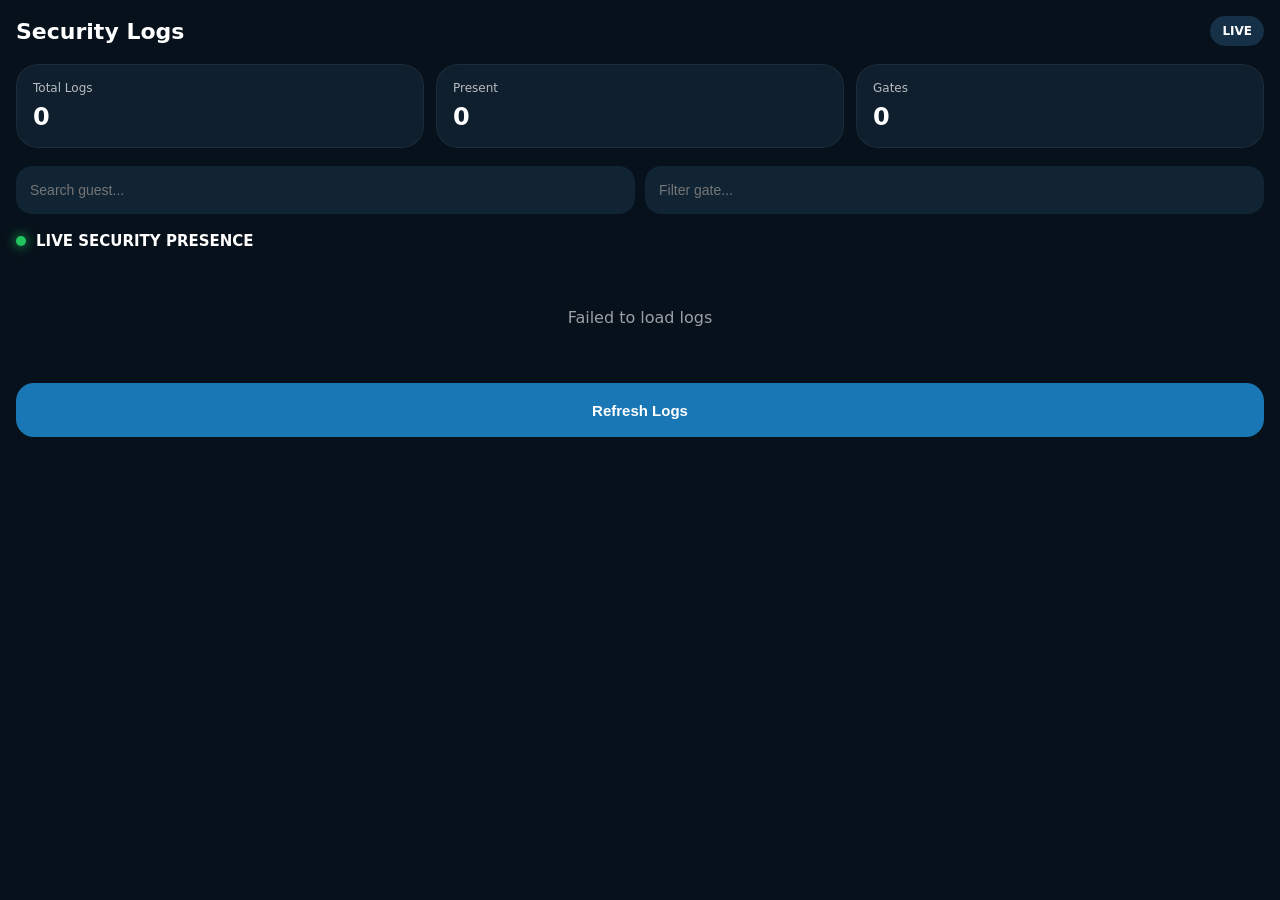
<file: PAGES/security-logs/index.html>
﻿<!DOCTYPE html>
<html lang="en">
<head>
<meta charset="UTF-8" />
<meta name="viewport" content="width=device-width,initial-scale=1,maximum-scale=1" />
<title>AZHA Security Logs</title>

<style>
*{
  margin:0;
  padding:0;
  box-sizing:border-box;
}

body{
  font-family:Inter,system-ui;
  background:#07111b;
  color:#fff;
  min-height:100vh;
  padding:16px;
}

.topbar{
  display:flex;
  justify-content:space-between;
  align-items:center;
  margin-bottom:18px;
}

.title{
  font-size:22px;
  font-weight:900;
}

.badge{
  background:#163047;
  padding:8px 12px;
  border-radius:999px;
  font-size:12px;
  font-weight:800;
}

.stats{
  display:grid;
  grid-template-columns:repeat(3,1fr);
  gap:12px;
  margin-bottom:18px;
}

.card{
  background:#0f1f2d;
  border:1px solid rgba(255,255,255,.06);
  border-radius:22px;
  padding:16px;
}

.card-title{
  font-size:12px;
  opacity:.7;
  margin-bottom:8px;
}

.card-value{
  font-size:24px;
  font-weight:900;
}

.filters{
  display:grid;
  grid-template-columns:1fr 1fr;
  gap:10px;
  margin-bottom:18px;
}

.input{
  width:100%;
  min-height:48px;
  border:none;
  border-radius:16px;
  background:#102434;
  color:#fff;
  padding:0 14px;
  font-size:14px;
}

.logs{
  display:grid;
  gap:12px;
}

.log{
  background:#0d1925;
  border-radius:20px;
  padding:16px;
  border:1px solid rgba(255,255,255,.06);
}

.row{
  display:flex;
  justify-content:space-between;
  gap:12px;
}

.name{
  font-size:18px;
  font-weight:900;
}

.time{
  font-size:12px;
  opacity:.7;
}

.meta{
  margin-top:10px;
  display:grid;
  gap:6px;
  font-size:13px;
  opacity:.92;
}

.present{
  margin-top:12px;
  display:inline-flex;
  align-items:center;
  justify-content:center;
  padding:8px 12px;
  border-radius:999px;
  background:#12381f;
  color:#6ee7a8;
  font-size:12px;
  font-weight:900;
}

.empty{
  text-align:center;
  opacity:.6;
  padding:40px 10px;
}

.refresh{
  width:100%;
  min-height:54px;
  border:none;
  border-radius:18px;
  background:#1977b5;
  color:#fff;
  font-size:15px;
  font-weight:900;
  margin-top:16px;
}
</style>
</head>

<body>

<div class="topbar">
  <div class="title">Security Logs</div>
  <div class="badge" id="liveBadge">LIVE</div>
</div>

<section class="stats">
  <div class="card">
    <div class="card-title">Total Logs</div>
    <div class="card-value" id="totalLogs">0</div>
  </div>

  <div class="card">
    <div class="card-title">Present</div>
    <div class="card-value" id="presentCount">0</div>
  </div>

  <div class="card">
    <div class="card-title">Gates</div>
    <div class="card-value" id="gateCount">0</div>
  </div>
</section>

<section class="filters">
  <input class="input" id="searchInput" placeholder="Search guest..." />
  <input class="input" id="gateInput" placeholder="Filter gate..." />
</section>

<section class="logs" id="logs"></section>

<button class="refresh" id="refreshBtn">
Refresh Logs
</button>

<script>
const API = "https://azha-backend-production.up.railway.app/api/presence";

const logsEl = document.getElementById("logs");
const totalLogsEl = document.getElementById("totalLogs");
const presentCountEl = document.getElementById("presentCount");
const gateCountEl = document.getElementById("gateCount");

const searchInput = document.getElementById("searchInput");
const gateInput = document.getElementById("gateInput");

let ALL = [];

function esc(v){
  return String(v || "")
   .replace(/&/g,"&amp;")
   .replace(/</g,"&lt;")
   .replace(/>/g,"&gt;");
}

async function loadLogs(){

  try{

    const res = await fetch(API + "?_t=" + Date.now(), {
      cache:"no-store"
    });

    const json = await res.json();

    ALL = Array.isArray(json.data)
      ? json.data.reverse()
      : [];

    render();

  }catch(e){

    logsEl.innerHTML = `
      <div class="empty">
        Failed to load logs
      </div>
    `;
  }
}

function render(){

  const q = searchInput.value.trim().toLowerCase();
  const gate = gateInput.value.trim().toLowerCase();

  const list = ALL.filter(x => {

    const okSearch =
      !q ||
      String(x.guestName || "").toLowerCase().includes(q) ||
      String(x.permitId || "").toLowerCase().includes(q);

    const okGate =
      !gate ||
      String(x.gateName || "").toLowerCase().includes(gate);

    return okSearch && okGate;

  });

  totalLogsEl.textContent = list.length;

  presentCountEl.textContent =
    list.filter(x => x.present).length;

  gateCountEl.textContent =
    new Set(list.map(x => x.gateName || "-")).size;

  if(!list.length){
    logsEl.innerHTML = `
      <div class="empty">
        No logs found
      </div>
    `;
    return;
  }

  logsEl.innerHTML = list.map(x => {

    const t = new Date(x.timestamp);

    return `
      <article class="log">

        <div class="row">
          <div class="name">${esc(x.guestName)}</div>
          <div class="time">
            ${t.toLocaleDateString()}
            <br>
            ${t.toLocaleTimeString()}
          </div>
        </div>

        <div class="meta">
          <div>Permit: ${esc(x.permitId)}</div>
          <div>Unit: ${esc(x.unit)}</div>
          <div>Gate: ${esc(x.gateName)}</div>
          <div>Security: ${esc(x.securityUsername)}</div>
        </div>

        <div class="present">
          ${x.present ? "PRESENT" : "NOT PRESENT"}
        </div>

      </article>
    `;

  }).join("");
}

searchInput.addEventListener("input", render);
gateInput.addEventListener("input", render);

document
  .getElementById("refreshBtn")
  .addEventListener("click", loadLogs);

loadLogs();

setInterval(loadLogs, 15000);
</script>


<style>

.timeline{
  margin-top:18px;
  display:flex;
  flex-direction:column;
  gap:12px;
}

.timeline-card{
  background:#0f172a;
  color:#fff;
  border-radius:18px;
  padding:14px;
  border:1px solid rgba(255,255,255,.08);
  box-shadow:0 10px 30px rgba(0,0,0,.18);
}

.timeline-top{
  display:flex;
  justify-content:space-between;
  align-items:center;
  margin-bottom:10px;
}

.timeline-name{
  font-size:16px;
  font-weight:900;
}

.timeline-time{
  font-size:12px;
  opacity:.7;
}

.timeline-meta{
  display:grid;
  grid-template-columns:1fr 1fr;
  gap:8px;
}

.meta-box{
  background:rgba(255,255,255,.06);
  padding:10px;
  border-radius:12px;
  font-size:13px;
}

.present-pill{
  margin-top:12px;
  padding:10px;
  border-radius:12px;
  text-align:center;
  font-weight:900;
}

.present-yes{
  background:#14532d;
  color:#bbf7d0;
}

.present-no{
  background:#7f1d1d;
  color:#fecaca;
}

.live-dot{
  width:10px;
  height:10px;
  border-radius:999px;
  background:#22c55e;
  box-shadow:0 0 12px #22c55e;
  animation:pulse 1s infinite;
}

.live-head{
  display:flex;
  align-items:center;
  gap:10px;
  margin-bottom:12px;
  font-size:15px;
  font-weight:900;
}

@keyframes pulse{
  0%{opacity:1}
  50%{opacity:.3}
  100%{opacity:1}
}

</style>

<script>

(function(){

  const old = document.getElementById("logs");

  if(!old) return;

  const wrap = document.createElement("div");

  wrap.innerHTML = `
    <div class="live-head">
      <div class="live-dot"></div>
      LIVE SECURITY PRESENCE
    </div>

    <div id="presenceTimeline" class="timeline"></div>
  `;

  old.parentNode.insertBefore(wrap, old);

  const originalRender = window.renderLogs;

  window.renderLogs = function(list){

    if(originalRender){
      originalRender(list);
    }

    const box =
      document.getElementById("presenceTimeline");

    if(!box) return;

    box.innerHTML = "";

    const sorted =
      [...list]
      .sort((a,b)=>
        new Date(b.timestamp) - new Date(a.timestamp)
      )
      .slice(0,20);

    sorted.forEach(x=>{

      const d = new Date(x.timestamp);

      const el = document.createElement("div");

      el.className = "timeline-card";

      el.innerHTML = `
        <div class="timeline-top">
          <div class="timeline-name">
            ${x.guestName || "-"}
          </div>

          <div class="timeline-time">
            ${d.toLocaleTimeString([],{
              hour:"2-digit",
              minute:"2-digit",
              second:"2-digit"
            })}
          </div>
        </div>

        <div class="timeline-meta">

          <div class="meta-box">
            <b>Permit</b><br>
            ${x.permitId || "-"}
          </div>

          <div class="meta-box">
            <b>Unit</b><br>
            ${x.unit || "-"}
          </div>

          <div class="meta-box">
            <b>Gate</b><br>
            ${x.gateName || "-"}
          </div>

          <div class="meta-box">
            <b>Security</b><br>
            ${x.securityUsername || "-"}
          </div>

        </div>

        <div class="present-pill ${x.present ? "present-yes" : "present-no"}">
          ${x.present ? "PRESENT" : "NOT PRESENT"}
        </div>
      `;

      box.appendChild(el);

    });

  };

})();
</script>

</body>
</html>
</file>
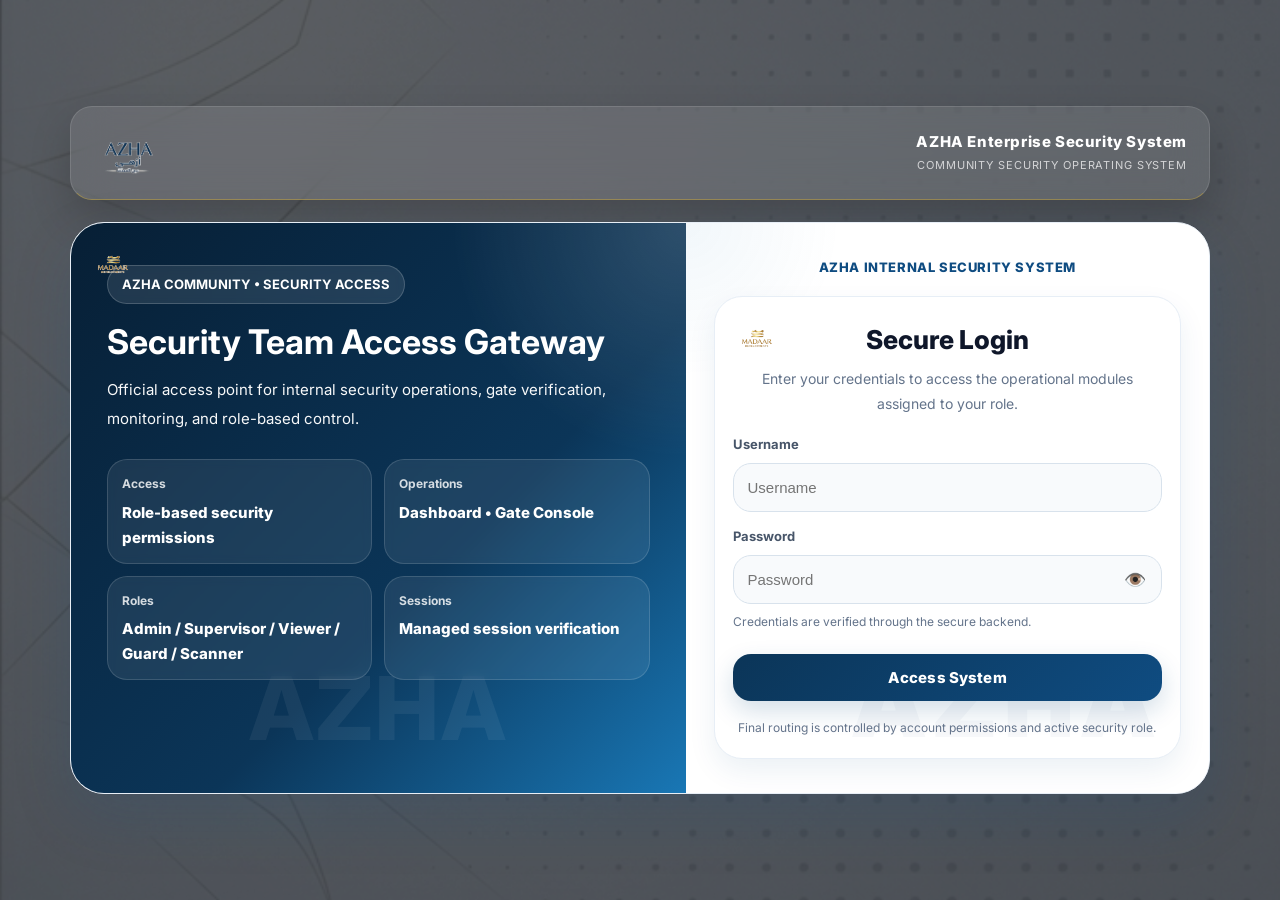
<file: PAGES/security-login.html>
<!DOCTYPE html>
<html lang="en" dir="ltr">

<head>
  <meta charset="UTF-8" />
  <meta name="viewport" content="width=device-width, initial-scale=1.0" />
  <title>AZHA Security Access</title>
  <link rel="stylesheet" href="../STYLES/main.css">

  <style>
    :root {
      --blue1: #071f35;
      --blue2: #0b3558;
      --blue3: #1977b5;
      --text: #0f172a;
      --muted: #64748b;
      --line: #e7eef6;
      --soft: #edf4fb;
      --white: #ffffff;
      --shadow: 0 24px 60px rgba(15, 76, 129, .16);
      --shadow-soft: 0 12px 28px rgba(15, 76, 129, .08);
      --ok-bg: #eaf8ee;
      --ok-text: #166534;
      --err-bg: #fdecec;
      --err-text: #b91c1c;
      --info-bg: #edf4fb;
      --info-text: #0f4c81;
    }

    * {
      box-sizing: border-box;
    }

    body {
      margin: 0;
      min-height: 100vh;
      font-family: 'Inter', Arial, sans-serif;
      color: var(--text);
      background-image: url('../ASSETS/bg-light.png');
      background-size: cover;
      background-position: center;
      background-attachment: fixed;
      display: flex;
      align-items: center;
      justify-content: center;
      padding: 22px;
      position: relative;
    }

    body::before {
      content: "";
      position: fixed;
      inset: 0;
      background: rgba(5, 10, 18, 0.65);
      z-index: 0;
      pointer-events: none;
    }

    .shell {
      width: 100%;
      max-width: 1140px;
      position: relative;
      z-index: 1;
    }

    .azha-brand-header {
      width: 100%;
      margin: 0 auto 22px;
      display: flex;
      align-items: center;
      justify-content: space-between;
      gap: 16px;
      padding: 14px 22px;
      background: rgba(255, 255, 255, 0.10);
      backdrop-filter: blur(18px);
      -webkit-backdrop-filter: blur(18px);
      border: 1px solid rgba(255, 255, 255, 0.12);
      border-bottom: 1px solid rgba(212, 175, 55, 0.45);
      border-radius: 22px;
      box-shadow: 0 18px 40px rgba(0, 0, 0, 0.18);
    }

    .azha-brand-header img {
      height: 40px;
      width: auto;
      object-fit: contain;
      display: block;
    }

    .azha-brand-title {
      display: flex;
      flex-direction: column;
      align-items: flex-end;
      gap: 3px;
      color: #fff;
      text-align: right;
    }

    .azha-brand-title strong {
      font-size: 15px;
      font-weight: 800;
      letter-spacing: .04em;
    }

    .azha-brand-title span {
      font-size: 11px;
      color: rgba(255, 255, 255, .72);
      letter-spacing: .08em;
      text-transform: uppercase;
    }

    .card {
      display: grid;
      grid-template-columns: 1.08fr .92fr;
      background: var(--white);
      border-radius: 34px;
      overflow: hidden;
      border: 1px solid var(--line);
      box-shadow: var(--shadow);
      position: relative;
    }

    .card::after,
    .form-card::after {
      content: "AZHA";
      position: absolute;
      inset: auto 18px 8px auto;
      font-size: 96px;
      line-height: 1;
      font-weight: 900;
      letter-spacing: .08em;
      color: #0b3558;
      opacity: .03;
      z-index: 0;
      pointer-events: none;
    }

    .card > *,
    .form-card > * {
      position: relative;
      z-index: 1;
    }

    .madaar-card-logo {
      position: absolute;
      top: 16px;
      left: 18px;
      height: 22px;
      width: auto;
      object-fit: contain;
      opacity: .7;
      z-index: 4;
      pointer-events: none;
    }

    .hero {
      position: relative;
      padding: 42px 36px;
      background:
        radial-gradient(circle at top right, rgba(255, 255, 255, .14), transparent 28%),
        linear-gradient(135deg, var(--blue1), var(--blue2) 60%, var(--blue3));
      color: #fff;
      overflow: hidden;
    }

    .hero::before {
      content: "";
      position: absolute;
      inset: 0;
      background: linear-gradient(120deg, transparent 0%, rgba(255, 255, 255, .06) 40%, transparent 70%);
      transform: translateX(-100%);
      animation: shine 7s linear infinite;
      pointer-events: none;
    }

    @keyframes shine {
      0% {
        transform: translateX(-100%);
      }

      100% {
        transform: translateX(100%);
      }
    }

    .hero::after {
      content: "AZHA";
      position: absolute;
      inset: auto 0 14px 0;
      text-align: center;
      font-size: 88px;
      font-weight: 800;
      letter-spacing: 2px;
      color: rgba(255, 255, 255, .06);
      pointer-events: none;
      user-select: none;
    }

    .hero-badge {
      display: inline-block;
      padding: 8px 14px;
      border-radius: 999px;
      border: 1px solid rgba(255, 255, 255, .18);
      background: rgba(255, 255, 255, .10);
      font-size: 13px;
      font-weight: 700;
      margin-bottom: 18px;
      position: relative;
      z-index: 2;
      backdrop-filter: blur(4px);
    }

    .hero h1 {
      margin: 0;
      font-size: 34px;
      line-height: 1.2;
      position: relative;
      z-index: 2;
    }

    .hero p {
      margin: 14px 0 0;
      line-height: 1.9;
      font-size: 15px;
      opacity: .97;
      position: relative;
      z-index: 2;
      max-width: 520px;
    }

    .hero-grid {
      display: grid;
      grid-template-columns: 1fr 1fr;
      gap: 12px;
      margin-top: 26px;
      position: relative;
      z-index: 2;
    }

    .hero-mini {
      border: 1px solid rgba(255, 255, 255, .14);
      background: rgba(255, 255, 255, .08);
      border-radius: 20px;
      padding: 14px 14px 12px;
      backdrop-filter: blur(4px);
    }

    .hero-mini .k {
      font-size: 12px;
      opacity: .82;
      margin-bottom: 6px;
      font-weight: 700;
    }

    .hero-mini .v {
      font-size: 15px;
      font-weight: 800;
      line-height: 1.7;
    }

    .panel {
      padding: 34px 28px;
      background:
        radial-gradient(circle at top left, rgba(25, 119, 181, .06), transparent 20%),
        #fff;
    }

    .brandline {
      text-align: center;
      color: #0f4c81;
      font-size: 13px;
      font-weight: 800;
      margin-bottom: 18px;
      letter-spacing: .6px;
    }

    .form-card {
      background: #fff;
      border: 1px solid var(--line);
      border-radius: 28px;
      padding: 22px 18px 18px;
      box-shadow: var(--shadow-soft);
      position: relative;
      overflow: hidden;
    }

    .title {
      font-size: 26px;
      font-weight: 800;
      text-align: center;
      margin: 0 0 6px;
      color: #0f172a;
    }

    .subtitle {
      font-size: 14px;
      color: var(--muted);
      text-align: center;
      line-height: 1.8;
      margin-bottom: 18px;
    }

    .field {
      margin-bottom: 14px;
    }

    .label {
      display: block;
      font-size: 13px;
      font-weight: 700;
      color: #475569;
      margin-bottom: 8px;
    }

    .input-wrap {
      position: relative;
    }

    input {
      width: 100%;
      border: 1px solid #d8e2ec;
      background: #f8fafc;
      border-radius: 18px;
      padding: 15px 48px 15px 14px;
      font-size: 15px;
      outline: none;
      transition: .18s ease;
    }

    input:focus {
      border-color: #86b9dd;
      background: #fff;
      box-shadow: 0 0 0 4px rgba(25, 118, 182, .08);
    }

    .toggle {
      position: absolute;
      right: 10px;
      top: 50%;
      transform: translateY(-50%);
      border: none;
      background: transparent;
      cursor: pointer;
      font-size: 18px;
    }

    .hint {
      margin-top: 8px;
      color: #64748b;
      font-size: 12px;
      line-height: 1.7;
    }

    .btn {
      width: 100%;
      border: none;
      border-radius: 18px;
      padding: 14px 16px;
      font-size: 15px;
      font-weight: 800;
      cursor: pointer;
      transition: .15s ease;
      margin-top: 8px;
    }

    .btn:hover {
      transform: translateY(-1px);
    }

    .btn:disabled {
      opacity: .7;
      cursor: not-allowed;
      transform: none;
    }

    .btn-primary {
      background: linear-gradient(135deg, #0b3558, #0f4c81);
      color: #fff;
      box-shadow: 0 10px 24px rgba(15, 76, 129, .18);
    }

    .status {
      margin-top: 14px;
      padding: 12px 14px;
      border-radius: 16px;
      font-size: 13px;
      font-weight: 700;
      text-align: center;
      display: none;
      line-height: 1.8;
    }

    .status.show {
      display: block;
    }

    .status.ok {
      background: var(--ok-bg);
      color: var(--ok-text);
      border: 1px solid #cdebd5;
    }

    .status.err {
      background: var(--err-bg);
      color: var(--err-text);
      border: 1px solid #f5c2c7;
    }

    .status.info {
      background: var(--info-bg);
      color: var(--info-text);
      border: 1px solid #d7e7f5;
    }

    .session-box {
      margin-top: 14px;
      padding: 14px;
      border-radius: 18px;
      background: #f8fafc;
      border: 1px solid #e9eff6;
      display: none;
    }

    .session-box.show {
      display: block;
    }

    .session-title {
      font-size: 14px;
      font-weight: 800;
      color: #0f4c81;
      margin-bottom: 8px;
      text-align: center;
    }

    .session-meta {
      text-align: center;
      color: #475569;
      font-size: 13px;
      line-height: 1.9;
      font-weight: 700;
    }

    .session-actions {
      display: grid;
      grid-template-columns: 1fr;
      gap: 10px;
      margin-top: 12px;
    }

    .mini-btn {
      border: none;
      border-radius: 14px;
      padding: 12px 14px;
      font-size: 13px;
      font-weight: 800;
      cursor: pointer;
      background: #edf4fb;
      color: #0f4c81;
    }

    .footer-note {
      margin-top: 16px;
      text-align: center;
      font-size: 12px;
      color: #64748b;
      line-height: 1.9;
    }

    @media (max-width: 900px) {
      body {
        align-items: flex-start;
      }

      .azha-brand-header {
        padding: 12px 14px;
        margin-bottom: 16px;
      }

      .azha-brand-header img {
        height: 34px;
      }

      .azha-brand-title strong {
        font-size: 12px;
      }

      .azha-brand-title span {
        font-size: 9px;
      }

      .card {
        grid-template-columns: 1fr;
      }

      .card::after,
      .form-card::after {
        font-size: 62px;
      }

      .hero {
        padding: 28px 22px;
      }

      .hero h1 {
        font-size: 28px;
      }

      .hero-grid {
        grid-template-columns: 1fr;
      }

      .panel {
        padding: 22px 16px;
      }
    }
  </style>

<link rel="manifest" href="/manifest.webmanifest">
<meta name="theme-color" content="#0f4c81">
<meta name="mobile-web-app-capable" content="yes">
<meta name="apple-mobile-web-app-capable" content="yes">
<meta name="apple-mobile-web-app-title" content="AZHA Scanner">
<meta name="apple-mobile-web-app-status-bar-style" content="black-translucent">
<script>
if ("serviceWorker" in navigator) {
  window.addEventListener("load", function () {
    navigator.serviceWorker.register("/sw.js").catch(function(){});
  });
}
</script>


<style id="azha-final-real-logo-system">
  img[src*="azha-logo-final"]{
    width:auto!important;
    height:58px!important;
    object-fit:contain!important;
    background:transparent!important;
    filter:none!important;
  }

  img[src*="madaar-logo-final"]{
    width:auto!important;
    height:48px!important;
    object-fit:contain!important;
    background:transparent!important;
    filter:none!important;
    opacity:.95!important;
  }

  .azha-brand-header img[src*="azha-logo-final"]{
    height:64px!important;
    max-width:220px!important;
  }

  .logo-chip img[src*="azha-logo-final"],
  .logo-chip img[src*="madaar-logo-final"]{
    filter:none!important;
  }

  @media(max-width:760px){
    img[src*="azha-logo-final"]{
      height:44px!important;
    }

    img[src*="madaar-logo-final"]{
      height:36px!important;
    }

    .azha-brand-header img[src*="azha-logo-final"]{
      height:48px!important;
      max-width:170px!important;
    }
  }

  /* ======= MOBILE RESPONSIVE LOGIN ======= */
  @media (max-width: 768px) {
    body { padding: 12px; }
    .shell { max-width: 100%; }

    .azha-brand-header {
      padding: 10px 14px;
      border-radius: 16px;
      margin-bottom: 14px;
    }
    .azha-brand-header img { height: 30px; }
    .azha-brand-title strong { font-size: 12px; }
    .azha-brand-title span { font-size: 9px; }

    .card {
      flex-direction: column;
      border-radius: 18px;
      overflow: hidden;
    }

    .hero {
      padding: 20px 16px;
      border-radius: 18px 18px 0 0;
    }
    .hero h1 { font-size: 20px; line-height: 1.3; }
    .hero p { font-size: 12px; }
    .hero-grid { grid-template-columns: 1fr 1fr; gap: 8px; }
    .hero-mini { padding: 10px; }
    .hero-mini .k { font-size: 10px; }
    .hero-mini .v { font-size: 11px; }

    .panel {
      padding: 20px 16px;
      min-width: auto;
      max-width: 100%;
    }

    .form-card {
      padding: 18px 14px;
      border-radius: 14px;
    }
    .form-card .title { font-size: 18px; }
    .form-card input { font-size: 15px; padding: 12px 14px; }
    .btn-primary { font-size: 15px; padding: 14px; }
  }

  @media (max-width: 480px) {
    .hero-grid { grid-template-columns: 1fr; }
    .hero h1 { font-size: 18px; }
    .hero-badge { font-size: 10px; }
  }
</style>

</head>

<body>
  <div class="shell">
    <header class="azha-brand-header">
      <img src="../ASSETS/azha-logo-final.png" alt="Azha Logo">
      <div class="azha-brand-title">
        <strong>AZHA Enterprise Security System</strong>
        <span>Community Security Operating System</span>
      </div>
    </header>

    <div class="card">
      <img class="madaar-card-logo" src="../ASSETS/madaar-logo-final.png" alt="Madaar Logo">

      <section class="hero">
        <div class="hero-badge">AZHA COMMUNITY • SECURITY ACCESS</div>
        <h1>Security Team Access Gateway</h1>
        <p>Official access point for internal security operations, gate verification, monitoring, and role-based
          control.</p>

        <div class="hero-grid">
          <div class="hero-mini">
            <div class="k">Access</div>
            <div class="v">Role-based security permissions</div>
          </div>
          <div class="hero-mini">
            <div class="k">Operations</div>
            <div class="v">Dashboard • Gate Console</div>
          </div>
          <div class="hero-mini">
            <div class="k">Roles</div>
            <div class="v">Admin / Supervisor / Viewer / Guard / Scanner</div>
          </div>
          <div class="hero-mini">
            <div class="k">Sessions</div>
            <div class="v">Managed session verification</div>
          </div>
        </div>
      </section>

      <section class="panel">
        <div class="brandline">AZHA INTERNAL SECURITY SYSTEM</div>

        <div class="form-card">
          <img class="madaar-card-logo" src="../ASSETS/madaar-logo-final.png" alt="Madaar Logo">
          <div class="title">Secure Login</div>
          <div class="subtitle">Enter your credentials to access the operational modules assigned to your role.</div>

          <div class="field">
            <label class="label" for="username">Username</label>
            <div class="input-wrap">
              <input id="username" type="text" placeholder="Username" autocomplete="username" />
            </div>
          </div>

          <div class="field">
            <label class="label" for="password">Password</label>
            <div class="input-wrap">
              <input id="password" type="password" placeholder="Password" autocomplete="current-password" />
              <button class="toggle" type="button" id="togglePassword">👁️</button>
            </div>
            <div class="hint">Credentials are verified through the secure backend.</div>
          </div>

          <button class="btn btn-primary" id="loginBtn">Access System</button>

          <div id="statusBox" class="status"></div>

          <div id="sessionBox" class="session-box">
            <div class="session-title">Valid session detected</div>
            <div id="sessionMeta" class="session-meta"></div>
            <div class="session-actions">
              <button class="mini-btn" id="continueBtn">Continue</button>
            </div>
          </div>

          <div class="footer-note">
            Final routing is controlled by account permissions and active security role.
          </div>
        </div>
      </section>
    </div>
  </div>

  <script src="../JS/core/config.js"></script>
  <script src="../JS/core/auth.js"></script>
  <script src="../JS/api/client.js"></script>

  <script>
    (function () {
      "use strict";

      const usernameInput = document.getElementById("username");
      const passwordInput = document.getElementById("password");
      const loginBtn = document.getElementById("loginBtn");
      const statusBox = document.getElementById("statusBox");
      const sessionBox = document.getElementById("sessionBox");
      const sessionMeta = document.getElementById("sessionMeta");
      const continueBtn = document.getElementById("continueBtn");
      const togglePasswordBtn = document.getElementById("togglePassword");

      let isLoggingIn = false;
      let sessionVerificationInProgress = false;

      function isReady() {
        return !!(window.AZHA_CONFIG && window.AzhaAuth && window.AzhaApi);
      }

      function setStatus(type, message) {
        statusBox.className = "status show " + (type || "info");
        statusBox.textContent = message || "";
      }

      function clearStatus() {
        statusBox.className = "status";
        statusBox.textContent = "";
      }

      function setBusy(value) {
        isLoggingIn = !!value;
        loginBtn.disabled = isLoggingIn;
        loginBtn.textContent = isLoggingIn ? "Signing in..." : "Access System";
      }

      function hideExistingSession() {
        sessionBox.classList.remove("show");
        sessionMeta.textContent = "";
      }

      function escapeHtml(value) {
        return String(value || "")
          .replace(/&/g, "&amp;")
          .replace(/</g, "&lt;")
          .replace(/>/g, "&gt;")
          .replace(/"/g, "&quot;")
          .replace(/'/g, "&#039;");
      }

      function getDeviceInfo() {
        return [
          "platform:" + (navigator.platform || ""),
          "language:" + (navigator.language || ""),
          "timezone:" + (Intl.DateTimeFormat().resolvedOptions().timeZone || ""),
          "userAgent:" + (navigator.userAgent || "")
        ].join(" | ").substring(0, 700);
      }

      function normalizeLoginPayload(data, existingToken) {
        data = data || {};
        return {
          token: data.token || data.sessionToken || existingToken || "",
          role: data.role || "",
          username: data.username || "",
          fullName: data.fullName || data.name || "",
          gateName: data.gateName || "",
          gateLocation: data.gateLocation || ""
        };
      }

      function showExistingSession(data) {
        sessionMeta.innerHTML = `
          ${escapeHtml(data.fullName || data.username || "-")}<br>
          ${escapeHtml(data.role || "-")}<br>
          ${escapeHtml(data.gateName || "-")} • ${escapeHtml(data.gateLocation || "-")}
        `;
        sessionBox.classList.add("show");
      }

      function continueSession() {
        if (window.AzhaAuth && AzhaAuth.redirectByRole) {
          AzhaAuth.redirectByRole();
        }
      }

      function handleSessionRejected() {
        if (window.AzhaAuth && AzhaAuth.clearSession) {
          AzhaAuth.clearSession();
        }
        hideExistingSession();
      }

      async function verifyExistingSession() {
        if (sessionVerificationInProgress) return;

        hideExistingSession();

        if (!isReady()) {
          setStatus("err", "System modules are not available.");
          return;
        }

        const token = AzhaAuth.getToken ? AzhaAuth.getToken() : "";

        if (!token) return;

        sessionVerificationInProgress = true;

        try {
          const res = await AzhaApi.get({
            action: "verifySession",
            sessionToken: token
          });

          if (!res || !res.success || !res.data) {
            handleSessionRejected();
            return;
          }

          const sessionPayload = normalizeLoginPayload(res.data, token);
          AzhaAuth.saveSession(sessionPayload);

          showExistingSession(sessionPayload);
          setStatus("ok", "Valid session detected.");
        } catch (error) {
          console.error("Session verification error:", error);
          handleSessionRejected();
        } finally {
          sessionVerificationInProgress = false;
        }
      }

      function validateLoginInput(username, password) {
        if (!username || !password) {
          return "Please enter username and password.";
        }

        if (username.length < 2) {
          return "Username is too short.";
        }

        if (password.length < 3) {
          return "Password is too short.";
        }

        return "";
      }

      async function login() {
        if (isLoggingIn) return;

        clearStatus();
        hideExistingSession();

        if (!isReady()) {
          setStatus("err", "System modules are not available.");
          return;
        }

        const username = usernameInput.value.trim();
        const password = passwordInput.value.trim();
        const validationError = validateLoginInput(username, password);

        if (validationError) {
          setStatus("err", validationError);
          return;
        }

        setBusy(true);
        setStatus("info", "Verifying credentials...");

        try {
          const res = await AzhaApi.post({
            action: "login",
            username: username,
            password: password,
            deviceInfo: getDeviceInfo()
          });

          if (!res || !res.success || !res.data) {
            setStatus("err", (res && res.message) || "Login failed.");
            return;
          }

          const sessionPayload = normalizeLoginPayload(res.data);
          AzhaAuth.saveSession(sessionPayload);

          setStatus("ok", "Login successful.");

          setTimeout(function () {
            AzhaAuth.redirectByRole();
          }, 350);
        } catch (error) {
          console.error("Login error:", error);
          setStatus("err", "A system connection error occurred.");
        } finally {
          setBusy(false);
        }
      }

      function initEvents() {
        togglePasswordBtn.addEventListener("click", function () {
          passwordInput.type = passwordInput.type === "password" ? "text" : "password";
          togglePasswordBtn.textContent = passwordInput.type === "password" ? "👁️" : "🙈";
        });

        loginBtn.addEventListener("click", login);

        passwordInput.addEventListener("keydown", function (e) {
          if (e.key === "Enter") login();
        });

        usernameInput.addEventListener("keydown", function (e) {
          if (e.key === "Enter") passwordInput.focus();
        });

        continueBtn.addEventListener("click", continueSession);
      }

      function init() {
        initEvents();

        if (!isReady()) {
          setStatus("err", "Core modules failed to load.");
          return;
        }

        verifyExistingSession();
      }

      init();
    })();
  </script>

<script id="azha-login-scanner-auto-redirect">
(function(){
  function getRole(){
    return String(localStorage.getItem("role") || sessionStorage.getItem("role") || "").toLowerCase();
  }

  function getToken(){
    return localStorage.getItem("sessionToken") || sessionStorage.getItem("sessionToken") || "";
  }

  function goScannerIfSecurity(){
    const role = getRole();
    if(getToken() && (role === "guard" || role === "scanner")){
      location.href = "/scanner";
    }
  }

  window.addEventListener("load", function(){
    setTimeout(goScannerIfSecurity, 600);
    setTimeout(goScannerIfSecurity, 1400);
  });
})();
</script>

</body>

</html>
</file>
<file: STYLES/main.css>
/* AZHA Main CSS — Aggregator
   Import this single file in every page. */
@import url('https://fonts.googleapis.com/css2?family=Inter:wght@400;600;700;800;900&display=swap');
@import url('./design-tokens.css');
@import url('./animations.css');
@import url('./components.css');
@import url('./layouts.css');
</file>
